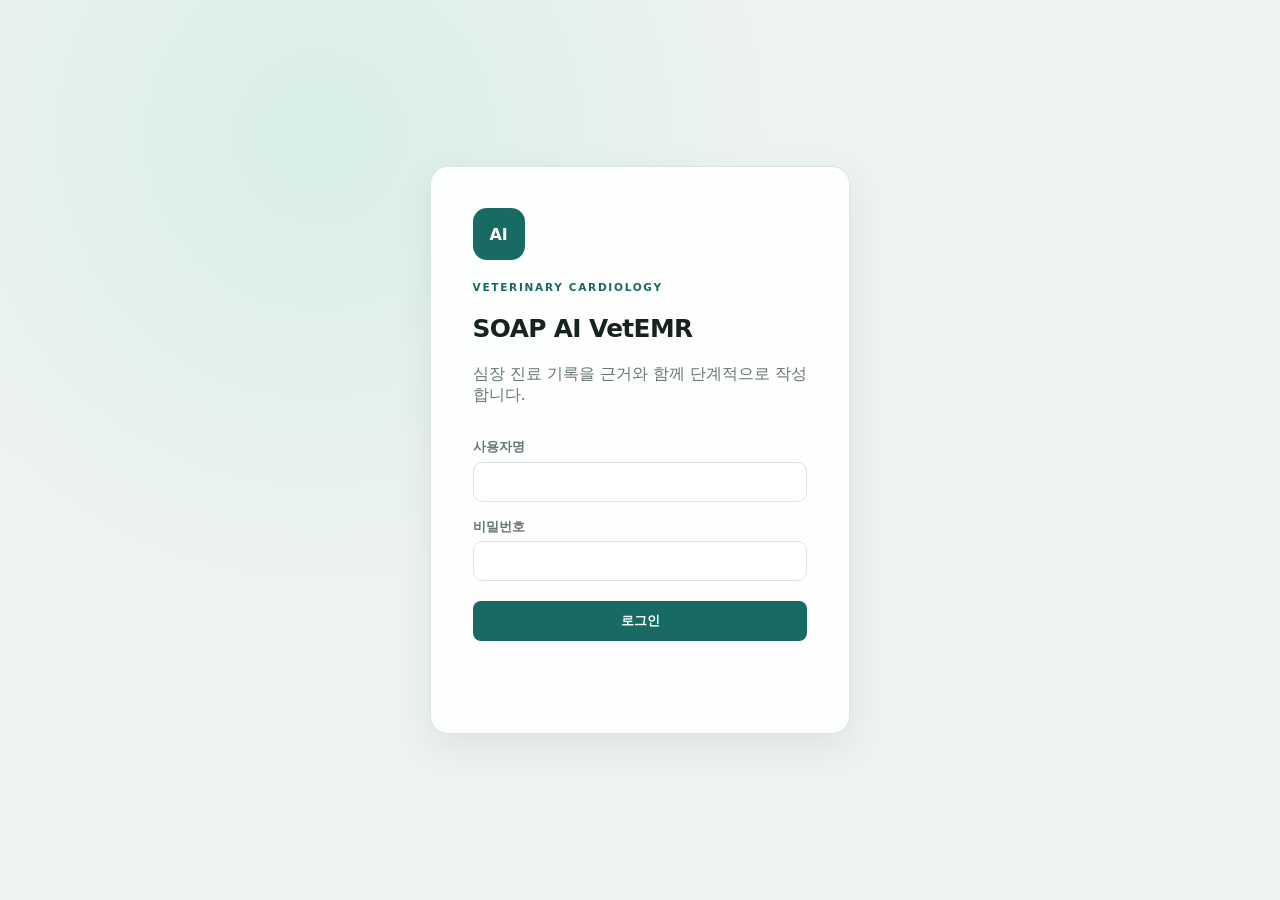
<file: static/index.html>
<!DOCTYPE html>
<html lang="ko">
<head>
    <meta charset="UTF-8">
    <meta name="viewport" content="width=device-width, initial-scale=1.0">
    <meta name="color-scheme" content="light">
    <title>SOAP AI VetEMR</title>
    <link rel="stylesheet" href="/static/css/app.css">
</head>
<body>
    <section id="login-view" class="login-view">
        <form id="login-form" class="login-card">
            <div class="brand-mark">AI</div>
            <p class="eyebrow">VETERINARY CARDIOLOGY</p>
            <h1>SOAP AI VetEMR</h1>
            <p class="muted">심장 진료 기록을 근거와 함께 단계적으로 작성합니다.</p>
            <label>사용자명<input name="username" autocomplete="username" required></label>
            <label>비밀번호<input name="password" type="password" autocomplete="current-password" required></label>
            <button type="submit" class="primary">로그인</button>
            <p id="login-error" class="error" role="alert"></p>
        </form>
    </section>

    <div id="app-view" class="app-view hidden">
        <header class="topbar">
            <div class="brand-inline"><span>AI</span><strong>SOAP AI VetEMR</strong></div>
            <div class="topbar-actions">
                <span id="model-badge" class="badge">AI 설정 확인 중</span>
                <span id="user-name"></span>
                <button id="admin-tools-button" type="button" class="topbar-tool" aria-controls="admin-drawer" aria-expanded="false">
                    <span id="admin-status-dot" class="admin-status-dot" aria-hidden="true"></span>
                    관리
                </button>
                <button id="logout-button" class="ghost">로그아웃</button>
            </div>
        </header>

        <div class="workspace">
            <aside class="left-panel panel">
                <div class="panel-heading">
                    <div><p class="eyebrow">PATIENTS</p><h2>환자</h2></div>
                    <button id="toggle-patient-form" class="icon-button" title="환자 추가">＋</button>
                </div>
                <input id="patient-search" class="search" placeholder="이름 또는 차트번호 검색">
                <label class="patient-archive-filter">
                    <input id="show-archived-patients" type="checkbox">
                    <span>보관 환자도 보기</span>
                </label>
                <form id="patient-form" class="stack compact-form hidden">
                    <p id="new-patient-chart" class="patient-chart-label" aria-live="polite">차트번호 확인 중…</p>
                    <input name="name" class="korean-input" lang="ko" inputmode="text" autocomplete="off" autocapitalize="off" placeholder="환자 이름 *" required>
                    <div class="field-row">
                        <label>종
                            <select name="species" required>
                                <option value="">선택</option>
                                <option value="Canine">개</option>
                                <option value="Feline">고양이</option>
                            </select>
                        </label>
                        <label>품종<input name="breed" placeholder="품종"></label>
                    </div>
                    <label>성별
                        <select name="sex_status" required>
                            <option value="">성별</option>
                            <option value="male:false">수컷</option>
                            <option value="male:true">수컷중성화</option>
                            <option value="female:false">암컷</option>
                            <option value="female:true">암컷중성화</option>
                        </select>
                    </label>
                    <div class="birth-date-field">
                        <label for="patient-birth-date-display">생년월일</label>
                        <div class="birth-date-control">
                            <input id="patient-birth-date-display" type="text" inputmode="text" autocomplete="off" placeholder="년/월/일 또는 1y · 1m · 25d" aria-controls="patient-birth-calendar" aria-expanded="false">
                            <input id="patient-birth-date" name="birth_date" type="hidden">
                            <button id="birth-calendar-toggle" class="birth-calendar-toggle" type="button" aria-label="생년월일 달력 열기">▾</button>
                        </div>
                        <div id="patient-birth-calendar" class="birth-calendar hidden" role="dialog" aria-label="생년월일 달력">
                            <p class="birth-calendar-help">나이로 입력: 1y(1살) · 1m(1개월) · 25d(25일)</p>
                            <div class="birth-calendar-header">
                                <button id="birth-calendar-prev" type="button" class="calendar-nav" aria-label="이전 달">‹</button>
                                <strong id="birth-calendar-title"></strong>
                                <button id="birth-calendar-next" type="button" class="calendar-nav" aria-label="다음 달">›</button>
                            </div>
                            <div class="birth-calendar-weekdays" aria-hidden="true">
                                <span>일</span><span>월</span><span>화</span><span>수</span><span>목</span><span>금</span><span>토</span>
                            </div>
                            <div id="birth-calendar-days" class="birth-calendar-days"></div>
                            <button id="birth-calendar-today" type="button" class="birth-calendar-today"></button>
                        </div>
                    </div>
                    <label>보호자<input name="owner_name" class="korean-input" lang="ko" inputmode="text" autocomplete="name" autocapitalize="off" placeholder="보호자 이름" required></label>
                    <label>핸드폰<input name="owner_phone" type="tel" inputmode="numeric" maxlength="13" pattern="010-[0-9]{4}-[0-9]{4}" placeholder="010-0000-0000" autocomplete="tel" required></label>
                    <div class="form-actions"><button type="button" data-cancel="patient">취소</button><button class="primary">저장</button></div>
                </form>
                <div id="patient-list" class="item-list"></div>
            </aside>

            <main class="main-panel">
                <section id="empty-state" class="empty-state panel">
                    <div class="empty-icon">♡</div>
                    <h2>환자를 선택하세요</h2>
                    <p>환자 정보와 진료 History를 확인하고 새 SOAP 작성을 시작할 수 있습니다.</p>
                </section>

                <div id="patient-workspace" class="hidden">
                    <section class="patient-banner panel">
                        <div>
                            <p id="patient-chart" class="patient-chart-label"></p>
                            <div class="patient-title-line">
                                <h1 id="patient-title"></h1>
                                <span id="patient-archive-status" class="status archived hidden">보관됨</span>
                            </div>
                            <p id="patient-meta" class="muted"></p>
                        </div>
                        <div class="form-actions">
                            <button id="edit-patient-contact-button" type="button" class="secondary">환자 정보 수정</button>
                            <button id="archive-patient-button" type="button" class="danger-ghost">목록에서 숨기기</button>
                            <button id="new-encounter-button" type="button" class="primary">새 진료</button>
                        </div>
                    </section>

                    <form id="patient-contact-form" class="panel form-grid hidden">
                        <div class="section-title">
                            <h2>환자 정보 수정</h2>
                            <button id="cancel-patient-contact" type="button" class="ghost">닫기</button>
                        </div>
                        <label>환자 이름<input name="name" class="korean-input" lang="ko" inputmode="text" autocomplete="off" autocapitalize="off" maxlength="120" required></label>
                        <label>보호자<input name="owner_name" class="korean-input" lang="ko" inputmode="text" autocomplete="name" autocapitalize="off" required></label>
                        <label>핸드폰<input name="owner_phone" type="tel" inputmode="numeric" maxlength="13" pattern="010-[0-9]{4}-[0-9]{4}" placeholder="010-0000-0000" autocomplete="tel" required></label>
                        <div class="form-actions wide"><button class="primary">수정 저장</button></div>
                    </form>

                    <form id="encounter-form" class="panel new-subjective-form hidden">
                        <div class="new-subjective-heading">
                            <div class="new-subjective-title">
                                <span class="stage-letter">S</span>
                                <div><p class="eyebrow">SUBJECTIVE</p><h2>주관적 정보</h2></div>
                            </div>
                            <button type="button" data-cancel="encounter" class="ghost">닫기</button>
                        </div>
                        <label>주호소<textarea name="chief_complaint" rows="3" placeholder="보호자가 호소하는 주요 증상을 입력하세요." required></textarea></label>
                        <details id="new-encounter-options" class="new-encounter-options">
                            <summary>추가 정보 · 질병 분류 및 상세 병력</summary>
                            <div class="new-encounter-options-body">
                                <label>질병 분류<select name="disease_id" id="encounter-disease"><option value="">미선택</option></select></label>
                                <label>상세 병력/보호자 진술<textarea name="history_text" rows="4" placeholder="증상 시작, 경과, 투약, 과거력"></textarea></label>
                            </div>
                        </details>
                        <input name="visit_at" type="hidden">
                        <div class="form-actions"><button class="primary">S 초안 생성</button></div>
                    </form>

                    <section id="encounter-workspace" class="hidden">
                        <div class="clinical-grid">
                            <section class="panel soap-panel">
                                <div class="section-title">
                                    <div><p class="eyebrow">ASSISTED NOTE</p><h2>단계별 SOAP</h2></div>
                                    <span class="review-warning">AI 초안 · 수의사 검토 필수</span>
                                </div>
                                <div id="soap-steps" class="soap-steps"></div>
                            </section>
                        </div>
                    </section>
                </div>
            </main>

            <aside class="right-panel history-panel panel">
                <section id="history-empty" class="history-empty">
                    <div class="history-empty-icon">↗</div>
                    <h2>환자 진료 이력</h2>
                    <p class="muted small">왼쪽에서 환자를 선택하면 과거 진료가 여기에 표시됩니다.</p>
                </section>
                <section id="history-content" class="hidden">
                    <div class="panel-heading history-heading">
                        <div>
                            <p class="eyebrow">HISTORY</p>
                            <h2 id="history-title">환자 진료 History</h2>
                            <p id="history-patient-name" class="muted small"></p>
                        </div>
                    </div>
                    <div id="encounter-list" class="encounter-list"></div>
                </section>
            </aside>
        </div>

        <div id="admin-backdrop" class="admin-backdrop" aria-hidden="true"></div>
        <aside id="admin-drawer" class="admin-drawer" aria-hidden="true" aria-labelledby="admin-drawer-title">
            <div class="admin-drawer-header">
                <div>
                    <p class="eyebrow">ADMIN TOOLS</p>
                    <h2 id="admin-drawer-title">관리 도구</h2>
                </div>
                <button id="admin-drawer-close" type="button" class="icon-button" aria-label="관리 도구 닫기">×</button>
            </div>

            <section class="admin-section">
                <div class="panel-heading"><div><p class="eyebrow">DISEASES</p><h2>질병 분류</h2></div></div>
                <p class="muted small">진료에서 선택할 질병 분류를 관리합니다.</p>
                <form id="disease-form" class="stack compact-form">
                    <input name="name" placeholder="질병명" required>
                    <input name="category" value="심장질환" placeholder="카테고리">
                    <button class="secondary">추가</button>
                </form>
                <div id="disease-list" class="tag-list"></div>
            </section>

            <section class="admin-section">
                <div class="panel-heading"><div><p class="eyebrow">KNOWLEDGE</p><h2>의학 문서 인덱스</h2></div></div>
                <p class="muted small"><code>storage/knowledge/inbox</code>에 PDF를 넣은 뒤 실행하세요.</p>
                <div id="knowledge-summary" class="knowledge-summary"></div>
                <div class="field-row">
                    <button id="incremental-index" class="secondary">증분 갱신</button>
                    <button id="full-index" class="danger-ghost">전체 재색인</button>
                </div>
                <div class="knowledge-preview-controls">
                    <select id="knowledge-preview-file" aria-label="미리 볼 PDF"></select>
                    <button id="knowledge-preview-button" type="button" class="secondary">추출 미리보기</button>
                </div>
                <div id="knowledge-preview" class="knowledge-preview"></div>
                <div id="index-jobs" class="job-list"></div>
            </section>
        </aside>
    </div>

    <div id="toast-region" class="toast-region" aria-live="polite"></div>
    <script type="module" src="/static/js/app.js"></script>
</body>
</html>
</file>
<file: static/css/app.css>
:root {
    --ink: #172321;
    --muted: #667773;
    --paper: #f3f6f3;
    --surface: #ffffff;
    --line: #dce5e1;
    --teal: #176b62;
    --teal-dark: #0f514b;
    --teal-soft: #e4f2ef;
    --gold: #b7853f;
    --danger: #a94141;
    --shadow: 0 12px 34px rgba(24, 52, 47, .08);
    font-family: Inter, Pretendard, "Noto Sans KR", system-ui, sans-serif;
    color: var(--ink);
    background: var(--paper);
}

* { box-sizing: border-box; }
body { margin: 0; min-height: 100vh; background: var(--paper); }
body.drawer-open { overflow: hidden; }
button, input, select, textarea { font: inherit; }
button { cursor: pointer; }
button:disabled { cursor: not-allowed; opacity: .5; }
input, select, textarea {
    width: 100%;
    border: 1px solid var(--line);
    border-radius: 9px;
    background: #fff;
    color: var(--ink);
    padding: .72rem .8rem;
    outline: none;
}
input:focus, select:focus, textarea:focus { border-color: var(--teal); box-shadow: 0 0 0 3px rgba(23,107,98,.11); }
textarea { resize: vertical; line-height: 1.55; }
label { display: grid; gap: .35rem; color: var(--muted); font-size: .82rem; font-weight: 650; }
.korean-input { ime-mode: active; }
hr { border: 0; border-top: 1px solid var(--line); margin: 1.5rem 0; }
code { font-size: .78rem; overflow-wrap: anywhere; }
.hidden { display: none !important; }
.muted { color: var(--muted); }
.small { font-size: .78rem; line-height: 1.55; }
.error { min-height: 1.3rem; color: var(--danger); font-size: .85rem; }
.eyebrow { margin: 0 0 .28rem; color: var(--teal); font-size: .66rem; font-weight: 800; letter-spacing: .16em; }
h1, h2, p { margin-top: 0; }
h1 { margin-bottom: .35rem; font-size: 1.55rem; letter-spacing: -.025em; }
h2 { margin-bottom: 0; font-size: 1.04rem; }

.login-view { min-height: 100vh; display: grid; place-items: center; padding: 2rem; background: radial-gradient(circle at 25% 15%, #d8eee8, transparent 36%), #edf3f0; }
.login-card { width: min(420px, 100%); display: grid; gap: 1rem; padding: 2.6rem; background: rgba(255,255,255,.94); border: 1px solid #d8e5e0; border-radius: 18px; box-shadow: var(--shadow); }
.brand-mark, .brand-inline span { display: grid; place-items: center; background: var(--teal); color: #fff; font-weight: 800; }
.brand-mark { width: 52px; height: 52px; border-radius: 14px; margin-bottom: .3rem; }
.login-card .primary { margin-top: .25rem; }

.topbar { height: 64px; display: flex; align-items: center; justify-content: space-between; gap: 1rem; padding: 0 1.25rem; color: #fff; background: #123e39; }
.brand-inline, .topbar-actions { display: flex; align-items: center; gap: .75rem; }
.brand-inline span { width: 34px; height: 34px; border-radius: 8px; background: rgba(255,255,255,.13); }
.topbar-actions { font-size: .8rem; }
.badge { padding: .35rem .65rem; border: 1px solid rgba(255,255,255,.18); border-radius: 999px; color: #d9ebe7; }
.topbar-tool { display: inline-flex; align-items: center; gap: .45rem; padding: .55rem .75rem; border: 1px solid rgba(255,255,255,.24); border-radius: 8px; color: #fff; background: rgba(255,255,255,.08); font-size: .8rem; font-weight: 700; }
.topbar-tool:hover { background: rgba(255,255,255,.16); }
.admin-status-dot { width: 7px; height: 7px; border-radius: 50%; background: #7fd1b9; box-shadow: 0 0 0 3px rgba(127,209,185,.12); }
.admin-status-dot.warning { background: #f0a2a2; box-shadow: 0 0 0 3px rgba(240,162,162,.12); }

.workspace { display: grid; grid-template-columns: 260px minmax(600px, 1fr) 350px; min-height: calc(100vh - 64px); }
.panel { background: var(--surface); border: 1px solid var(--line); border-radius: 12px; box-shadow: 0 4px 16px rgba(24,52,47,.035); }
.left-panel, .right-panel { border-radius: 0; border-width: 0 1px 0 0; padding: 1.15rem; box-shadow: none; overflow-y: auto; max-height: calc(100vh - 64px); }
.right-panel { border-width: 0 0 0 1px; }
.main-panel { padding: 1.2rem; min-width: 0; overflow-y: auto; max-height: calc(100vh - 64px); }
.panel-heading, .section-title, .patient-banner { display: flex; align-items: center; justify-content: space-between; gap: 1rem; }
.panel-heading { margin-bottom: .9rem; }
.section-title { grid-column: 1 / -1; margin-bottom: 1rem; }
.icon-button { width: 34px; height: 34px; border: 0; border-radius: 9px; color: var(--teal); background: var(--teal-soft); font-size: 1.25rem; }

.primary, .secondary, .ghost, .danger-ghost, button:not([class]) {
    border-radius: 8px; border: 1px solid transparent; padding: .62rem .86rem; font-weight: 700; font-size: .82rem;
}
.primary { color: #fff; background: var(--teal); }
.primary:hover { background: var(--teal-dark); }
.secondary { color: var(--teal); background: var(--teal-soft); border-color: #c9e3dd; }
.ghost { color: inherit; background: transparent; border-color: currentColor; opacity: .78; }
.danger-ghost { color: var(--danger); background: #fff7f7; border-color: #eed2d2; }
.search { margin-bottom: .75rem; background: #f8faf9; }
.patient-archive-filter { display: flex; align-items: center; gap: .45rem; margin: -.15rem 0 .8rem; color: var(--muted); font-size: .72rem; font-weight: 700; cursor: pointer; }
.patient-archive-filter input { width: auto; margin: 0; accent-color: var(--teal); }
.stack { display: grid; gap: .65rem; }
.compact-form { margin-bottom: 1rem; padding: .85rem; border-radius: 10px; background: #f7faf8; }
.field-row { display: grid; grid-template-columns: 1fr 1fr; gap: .55rem; }
.form-actions { display: flex; justify-content: flex-end; gap: .5rem; }

.birth-date-field { position: relative; display: grid; gap: .35rem; }
.birth-date-control { position: relative; }
.birth-date-control input { padding-right: 2.5rem; }
.birth-calendar-toggle {
    position: absolute;
    top: 1px;
    right: 1px;
    width: 2.35rem;
    height: calc(100% - 2px);
    padding: 0;
    border: 0;
    border-left: 1px solid var(--line);
    border-radius: 0 8px 8px 0;
    color: var(--teal-dark);
    background: #f7faf8;
    font-size: 1rem;
}
.birth-calendar {
    position: absolute;
    top: calc(100% + .35rem);
    left: 0;
    z-index: 15;
    width: 100%;
    padding: .7rem;
    border: 1px solid #bfd5cf;
    border-radius: 10px;
    background: #fff;
    box-shadow: 0 14px 30px rgba(24, 52, 47, .16);
}
.birth-calendar-help { margin: 0 0 .55rem; color: var(--muted); font-size: .65rem; line-height: 1.4; }
.birth-calendar-header { display: grid; grid-template-columns: 28px 1fr 28px; align-items: center; gap: .35rem; margin-bottom: .55rem; text-align: center; }
.birth-calendar-header strong { font-size: .86rem; }
.calendar-nav {
    width: 28px;
    height: 28px;
    padding: 0;
    border: 1px solid var(--line);
    border-radius: 7px;
    color: var(--teal-dark);
    background: #f7faf8;
    font-size: 1rem;
}
.birth-calendar-weekdays, .birth-calendar-days { display: grid; grid-template-columns: repeat(7, 1fr); gap: .16rem; }
.birth-calendar-weekdays { margin-bottom: .22rem; color: var(--muted); font-size: .64rem; font-weight: 750; text-align: center; }
.calendar-day {
    aspect-ratio: 1;
    min-width: 0;
    padding: 0;
    border: 0;
    border-radius: 7px;
    color: var(--ink);
    background: transparent;
    font-size: .7rem;
}
.calendar-day:hover { background: var(--teal-soft); }
.calendar-day.other-month { color: #a8b4b1; }
.calendar-day.sunday { color: var(--danger); }
.calendar-day.saturday { color: var(--teal); }
.calendar-day.today { box-shadow: inset 0 0 0 1px var(--teal); }
.calendar-day.selected { color: #fff; background: var(--teal); box-shadow: none; font-weight: 850; }
.birth-calendar-today {
    width: 100%;
    margin-top: .5rem;
    padding: .42rem .5rem;
    border: 0;
    border-radius: 7px;
    color: var(--teal-dark);
    background: var(--teal-soft);
    font-size: .68rem;
    font-weight: 750;
}

.item-list { display: grid; gap: .45rem; }
.patient-item { padding: .8rem; border: 1px solid transparent; border-radius: 10px; cursor: pointer; transition: .15s ease; }
.patient-item:hover, .patient-item.active { border-color: #c8ddd7; background: var(--teal-soft); }
.patient-item.archived { border-style: dashed; opacity: .7; }
.patient-item.archived.active { opacity: 1; }
.patient-item strong { display: block; margin-bottom: .25rem; font-size: .9rem; }
.patient-item span { color: var(--muted); font-size: .73rem; }
.patient-item .patient-list-chart {
    display: inline-flex;
    width: fit-content;
    margin-bottom: .4rem;
    padding: .2rem .45rem;
    border: 1px solid #c9e3dd;
    border-radius: 999px;
    color: var(--teal-dark);
    background: var(--teal-soft);
    font-size: .65rem;
    font-weight: 800;
    font-variant-numeric: tabular-nums;
}
.empty-state { min-height: 58vh; display: grid; place-content: center; justify-items: center; padding: 3rem; text-align: center; color: var(--muted); }
.empty-icon { margin-bottom: 1rem; color: var(--teal); font-size: 3rem; }
.patient-banner { position: sticky; top: 0; z-index: 10; padding: 1.1rem 1.25rem; margin-bottom: 1rem; }
.patient-banner p { margin-bottom: 0; }
.patient-banner #patient-meta { color: var(--ink); font-weight: 700; }
.patient-title-line { display: flex; align-items: center; flex-wrap: wrap; gap: .55rem; }
.patient-title-line h1 { margin-bottom: .35rem; }
.status.archived { color: #795720; background: #fff4dc; }
.patient-banner .patient-chart-label,
.compact-form .patient-chart-label {
    display: inline-flex;
    align-items: center;
    width: fit-content;
    margin-bottom: .45rem;
    padding: .3rem .62rem;
    border: 1px solid #c9e3dd;
    border-radius: 999px;
    color: var(--teal-dark);
    background: var(--teal-soft);
    font-size: .7rem;
    font-weight: 800;
    font-variant-numeric: tabular-nums;
    letter-spacing: .04em;
}
.new-subjective-form { display: grid; gap: .9rem; padding: 1.15rem; margin-bottom: 1rem; border-color: #b7d5ce; }
.new-subjective-heading, .new-subjective-title { display: flex; align-items: center; gap: .75rem; }
.new-subjective-heading { justify-content: space-between; }
.new-subjective-title .eyebrow { margin-bottom: .15rem; }
.new-encounter-options { border: 1px solid var(--line); border-radius: 9px; background: #fbfcfb; }
.new-encounter-options summary { padding: .65rem .75rem; cursor: pointer; color: var(--teal-dark); font-size: .76rem; font-weight: 750; }
.new-encounter-options-body { display: grid; gap: .75rem; padding: 0 .75rem .75rem; }
.form-grid { display: grid; grid-template-columns: 1fr 1fr; gap: .9rem; margin-bottom: 1rem; padding: 1.15rem; }
.wide { grid-column: 1 / -1; }
.main-panel > div > .panel, #patient-workspace > .panel { margin-bottom: 1rem; }
.encounter-list { display: grid; gap: .55rem; }
.encounter-card { display: grid; grid-template-columns: 100px 1fr auto; gap: .85rem; align-items: center; padding: .8rem; border: 1px solid var(--line); border-radius: 10px; cursor: pointer; }
.encounter-card:hover, .encounter-card.active { border-color: var(--teal); }
.encounter-card.active { background: #f2faf7; box-shadow: inset 3px 0 0 var(--teal); }
.encounter-card time { font-size: .74rem; color: var(--ink); font-weight: 700; }
.encounter-card strong { font-size: .86rem; }
.history-heading { align-items: flex-start; }
.history-heading p:last-child { margin: .35rem 0 0; }
.history-empty { min-height: 46vh; display: grid; place-content: center; justify-items: center; text-align: center; }
.history-empty-icon { display: grid; place-items: center; width: 40px; height: 40px; margin-bottom: .8rem; border-radius: 12px; color: var(--teal); background: var(--teal-soft); font-weight: 900; }
.history-empty p { max-width: 220px; margin: .65rem 0 0; }
.history-panel .encounter-card { grid-template-columns: minmax(0, 1fr) auto; gap: .45rem .65rem; align-items: start; }
.history-panel .encounter-card > div { min-width: 0; }
.history-panel .encounter-card .status { grid-column: 2; grid-row: 1; }
.encounter-history-title { display: flex; align-items: baseline; gap: .3rem; margin-bottom: .2rem; }
.history-panel .encounter-card strong { overflow: hidden; text-overflow: ellipsis; white-space: nowrap; }
.history-panel .encounter-card .small { display: -webkit-box; overflow: hidden; -webkit-box-orient: vertical; -webkit-line-clamp: 2; }
.status { display: inline-flex; align-items: center; width: fit-content; padding: .28rem .55rem; border-radius: 999px; background: #edf3f1; color: var(--muted); font-size: .68rem; font-weight: 800; }
.status.completed { color: var(--teal); background: var(--teal-soft); }

.clinical-grid { display: block; }
.soap-panel { padding: 1.1rem; }
.objective-xrays { border: 1px solid var(--line); border-radius: 10px; background: #fbfcfb; }
.objective-xrays > summary { display: flex; align-items: center; justify-content: space-between; gap: 1rem; padding: .72rem .8rem; cursor: pointer; list-style: none; }
.objective-xrays > summary::-webkit-details-marker { display: none; }
.objective-xrays > summary > span:first-child { display: grid; gap: .15rem; }
.objective-xrays > summary::after { content: "›"; flex: 0 0 auto; color: var(--muted); font-size: 1.2rem; line-height: 1; transition: transform .15s ease; }
.objective-xrays[open] > summary::after { transform: rotate(90deg); }
.xray-summary { margin-left: auto; color: var(--teal-dark); font-size: .72rem; font-weight: 800; white-space: nowrap; }
.objective-xray-body { display: grid; gap: .85rem; padding: 0 .8rem .8rem; border-top: 1px solid var(--line); }
.xray-form-grid { display: grid; grid-template-columns: minmax(0, 1fr) minmax(160px, .55fr); gap: .7rem; padding-top: .8rem; }
.xray-form-grid .form-actions { margin-top: 0; }
.xray-list { display: grid; gap: .75rem; }
.xray-empty { padding: .3rem 0; }
.xray-card { display: grid; grid-template-columns: minmax(170px, 220px) minmax(0, 1fr); overflow: hidden; border: 1px solid var(--line); border-radius: 9px; background: #fff; }
.xray-preview { min-height: 170px; background: #eef1ef; }
.xray-card img { display: block; width: 100%; height: 100%; min-height: 170px; max-height: 230px; object-fit: cover; }
.xray-card-body { display: grid; gap: .6rem; padding: .75rem; }
.xray-card-heading { display: flex; align-items: center; justify-content: space-between; gap: .7rem; }
.xray-card textarea { margin-top: .35rem; font-size: .78rem; }
.xray-card .form-actions { justify-content: flex-end; margin-top: 0; }
.review-warning { padding: .36rem .58rem; border-radius: 7px; color: #795720; background: #fff4dc; font-size: .68rem; font-weight: 800; }
.soap-steps { display: grid; gap: .8rem; }
.soap-step { border: 1px solid var(--line); border-radius: 10px; overflow: hidden; }
.soap-step.expanded { border-color: #b7d5ce; }
.soap-step.locked { opacity: .62; }
.soap-step.locked.objective-step { opacity: 1; }
.soap-step.locked.objective-step .generate,
.soap-step.locked.objective-step .soap-editor,
.soap-step.locked.objective-step .confirm { opacity: .62; }
.soap-step-header { display: flex; align-items: center; gap: .7rem; width: 100%; padding: .75rem; border: 0; color: inherit; background: #f7faf8; text-align: left; }
.soap-step-header:hover { background: #eef6f3; }
.stage-label { display: grid; place-items: center; flex: 0 0 176px; min-height: 38px; padding: .25rem .75rem; border-radius: 9px; color: #fff; background: var(--teal); font-size: .78rem; font-weight: 850; line-height: 1.2; text-align: center; }
.soap-preview { flex: 1; min-width: 0; overflow: hidden; color: var(--muted); font-size: .75rem; font-weight: 500; text-overflow: ellipsis; white-space: nowrap; }
.soap-step.expanded .soap-preview { display: none; }
.soap-step-header .status { margin-left: auto; }
.soap-chevron { flex: 0 0 auto; width: .42rem; height: .42rem; border-right: 2px solid var(--muted); border-bottom: 2px solid var(--muted); transform: translateY(-.12rem) rotate(45deg); }
.soap-step.expanded .soap-chevron { transform: translateY(.12rem) rotate(-135deg); }
.soap-step.collapsed .soap-step-body { display: none; }
.soap-step-body { display: grid; gap: .7rem; padding: .8rem; }
.soap-stage-actions { display: flex; flex-wrap: wrap; gap: .5rem; }
.candidates-fold { border: 1px solid var(--line); border-radius: 9px; background: #fbfcfb; }
.candidates-fold summary { padding: .55rem .75rem; cursor: pointer; font-size: .78rem; font-weight: 750; }
.candidates-fold .candidates { display: grid; gap: .55rem; padding: 0 .7rem .7rem; }
.candidate { padding: .7rem; border: 1px solid var(--line); border-radius: 9px; background: #fff; }
.candidate.selected { border-color: var(--teal); background: #f2faf7; }
.candidate p { margin: 0 0 .55rem; white-space: pre-wrap; font-size: .83rem; line-height: 1.55; }
.evidence-text small { display: block; margin-top: .18rem; color: var(--muted); font-size: .68rem; }
.evidence { margin-top: .55rem; padding-top: .55rem; border-top: 1px dashed var(--line); color: var(--muted); font-size: .72rem; }
.evidence summary { display: flex; align-items: center; gap: .45rem; width: fit-content; cursor: pointer; color: var(--teal-dark); font-weight: 800; list-style: none; }
.evidence summary::-webkit-details-marker { display: none; }
.evidence summary::before { content: "›"; font-size: 1rem; line-height: 1; transition: transform .15s ease; }
.evidence[open] summary::before { transform: rotate(90deg); }
.evidence-count { padding: .12rem .36rem; border-radius: 999px; color: var(--muted); background: #edf3f1; font-size: .62rem; }
.evidence-list { display: none; gap: .45rem; max-height: 320px; margin-top: .55rem; overflow-y: auto; }
.evidence[open] .evidence-list { display: grid; }
.evidence-item { display: grid; grid-template-columns: minmax(0, 1fr) minmax(0, 1fr); gap: .65rem; padding: .6rem; border: 1px solid var(--line); border-radius: 8px; background: #fbfcfb; }
.evidence-item > div + div { padding-left: .65rem; border-left: 1px solid var(--line); }
.evidence-label { display: block; margin-bottom: .25rem; color: var(--teal-dark); font-size: .65rem; font-weight: 800; }
.evidence-text { overflow-wrap: anywhere; line-height: 1.45; }
.stale-note { color: var(--danger); font-size: .75rem; font-weight: 700; }

.tag-list { display: flex; flex-wrap: wrap; gap: .4rem; }
.tag { padding: .35rem .55rem; border-radius: 999px; color: var(--teal-dark); background: var(--teal-soft); font-size: .7rem; }
.knowledge-summary { padding: .7rem; margin-bottom: .7rem; border-radius: 9px; background: #f7faf8; font-size: .75rem; line-height: 1.6; }
.knowledge-preview-controls { display: grid; grid-template-columns: minmax(0, 1fr) auto; gap: .45rem; min-width: 0; margin-top: .7rem; }
.knowledge-preview-controls select { min-width: 0; }
.knowledge-preview { display: grid; gap: .6rem; min-width: 0; margin-top: .7rem; }
.knowledge-preview-heading, .knowledge-preview-meta { display: flex; justify-content: space-between; gap: .5rem; font-size: .72rem; }
.knowledge-preview-heading strong { overflow: hidden; text-overflow: ellipsis; white-space: nowrap; }
.knowledge-preview-page { min-width: 0; padding: .65rem; border: 1px solid var(--line); border-radius: 8px; background: #fff; }
.knowledge-preview-meta span { color: var(--muted); text-align: right; }
.knowledge-preview-page pre { overflow: auto; max-width: 100%; max-height: 240px; margin: .5rem 0 0; padding: .6rem; border-radius: 6px; background: #f7faf8; font: .7rem/1.55 ui-monospace, SFMono-Regular, Consolas, monospace; white-space: pre-wrap; overflow-wrap: anywhere; word-break: break-word; }
.knowledge-preview-warnings { margin: .45rem 0 0; padding-left: 1.15rem; color: var(--danger); font-size: .7rem; }
.knowledge-preview-ok { margin: .45rem 0 0; color: var(--teal); font-size: .7rem; }
.job-list { display: grid; gap: .55rem; margin-top: .85rem; }
.job { padding: .65rem; border: 1px solid var(--line); border-radius: 8px; font-size: .72rem; }
.job progress { width: 100%; height: 6px; margin-top: .45rem; }
.job-current { padding-top: .55rem; margin-top: .55rem; border-top: 1px dashed var(--line); color: var(--muted); line-height: 1.45; }
.job-current-file { overflow: hidden; margin-bottom: .15rem; color: var(--ink); font-weight: 700; text-overflow: ellipsis; white-space: nowrap; }
.job-current progress { height: 8px; }
.admin-backdrop { position: fixed; inset: 64px 0 0; z-index: 29; visibility: hidden; background: rgba(12,31,28,.34); opacity: 0; transition: opacity .18s ease, visibility .18s ease; }
.admin-backdrop.open { visibility: visible; opacity: 1; }
.admin-drawer { position: fixed; top: 64px; right: 0; bottom: 0; z-index: 30; width: min(430px, calc(100vw - 2rem)); padding: 1.25rem; overflow-x: hidden; overflow-y: auto; background: var(--surface); box-shadow: -18px 0 42px rgba(17,45,40,.18); visibility: hidden; transform: translateX(105%); transition: transform .2s ease, visibility .2s ease; }
.admin-drawer.open { visibility: visible; transform: translateX(0); }
.admin-drawer-header { display: flex; align-items: center; justify-content: space-between; gap: 1rem; padding-bottom: 1rem; border-bottom: 1px solid var(--line); }
.admin-drawer-header .icon-button { font-size: 1.35rem; }
.admin-section { padding: 1.25rem 0; }
.admin-section + .admin-section { border-top: 1px solid var(--line); }
.admin-section > .muted { margin: -.35rem 0 .9rem; }
.toast-region { position: fixed; right: 1rem; bottom: 1rem; z-index: 20; display: grid; gap: .5rem; }
.toast { max-width: 360px; padding: .8rem 1rem; border-radius: 9px; color: #fff; background: #234b46; box-shadow: var(--shadow); font-size: .82rem; }
.toast.error { background: var(--danger); }

@media (max-width: 1180px) {
    .workspace { grid-template-columns: 240px 1fr; }
    .right-panel { grid-column: 1 / -1; max-height: none; border: 1px solid var(--line); }
    .history-panel .encounter-list { grid-template-columns: repeat(auto-fit, minmax(250px, 1fr)); }
}
@media (max-width: 820px) {
    .workspace { display: block; }
    .left-panel, .right-panel, .main-panel { max-height: none; border: 0; }
    .left-panel { max-height: 45vh; }
    .history-panel .encounter-list { grid-template-columns: 1fr; }
    .patient-banner { position: static; z-index: auto; align-items: flex-start; flex-direction: column; }
    .topbar-actions { gap: .45rem; }
    .topbar-tool { padding-inline: .65rem; }
    .objective-xrays > summary { align-items: flex-start; }
    .xray-summary { white-space: normal; }
    .xray-form-grid, .xray-card { grid-template-columns: 1fr; }
    .xray-card img { height: 190px; min-height: 0; }
    .encounter-card { grid-template-columns: 1fr; }
    .badge { display: none; }
    .evidence-item { grid-template-columns: 1fr; }
    .evidence-item > div + div { padding-top: .55rem; padding-left: 0; border-top: 1px solid var(--line); border-left: 0; }
}
</file>
